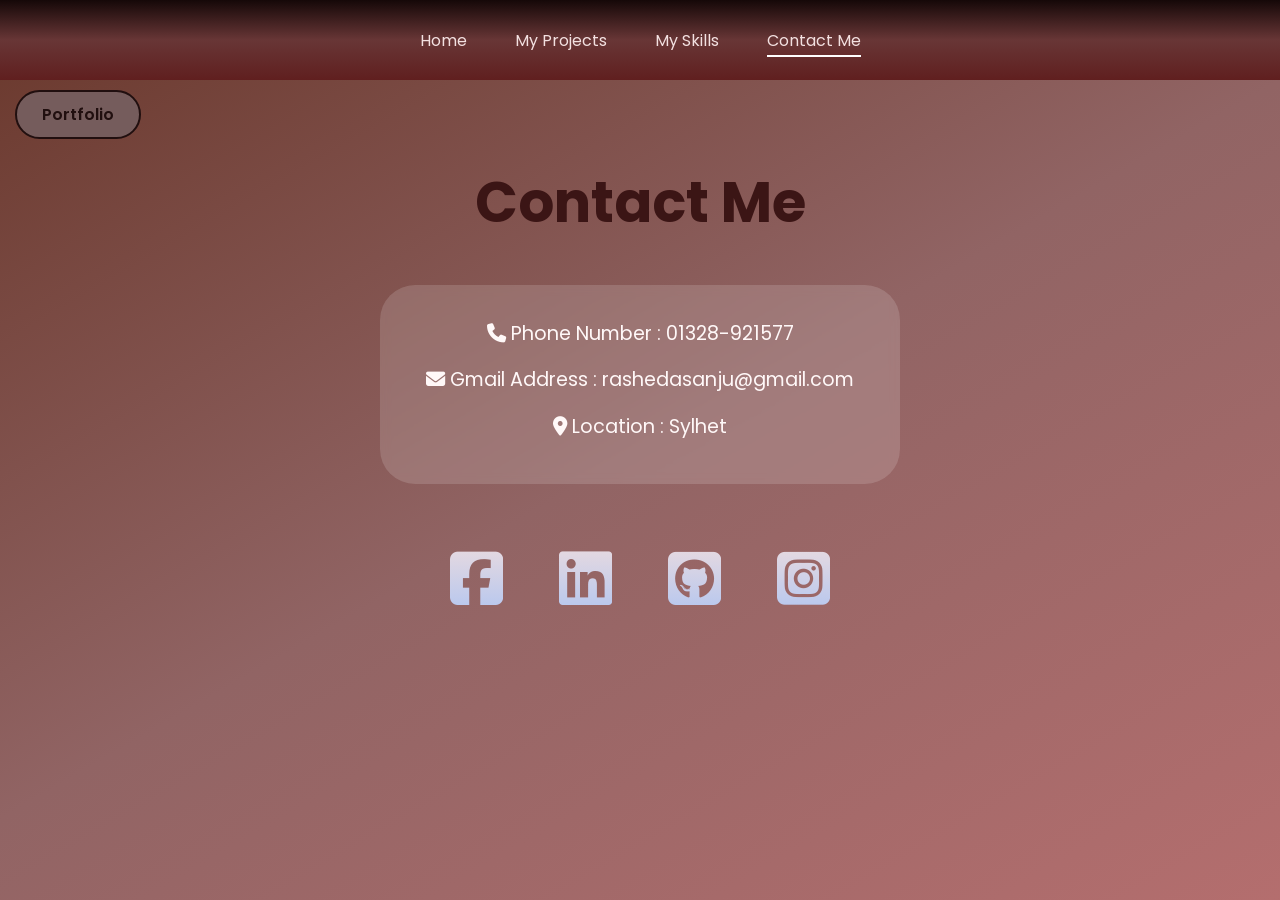
<file: contact.html>
<!DOCTYPE html>
<html lang="en">
<head>
<meta charset="UTF-8">
<meta name="viewport" content="width=device-width, initial-scale=1.0">
<title>Contact Me</title>

<link rel="stylesheet" href="style.css">
<link rel="stylesheet" href="https://cdnjs.cloudflare.com/ajax/libs/font-awesome/6.5.1/css/all.min.css">

</head>
<body>

<ul class="navlist">
    <li><a href="index.html">Home</a></li>
    <li><a href="projects.html">My Projects</a></li>
    <li><a href="skills.html">My Skills</a></li>
    <li><a href="contact.html"  class="active">Contact Me</a></li>
    
</ul>
<div class="logo">Portfolio</div>
<div class="contact-container">

   <div class="contact-content">
    <h1>Contact Me</h1>

    <div class="contact-box">

        <p class="contact-info">
        <i class="fa-solid fa-phone"></i> Phone Number : 01328-921577
        </p>

        <p class="contact-info">
        <i class="fa-solid fa-envelope"></i> Gmail Address : rashedasanju@gmail.com
        </p>

        <p class="contact-info">
        <i class="fa-solid fa-location-dot"></i> Location : Sylhet
        </p>

    </div>

    <div class="contact-icons">

<a href="https://facebook.com/rasheda.c.sanju" target="_blank">
<i class="fa-brands fa-square-facebook"></i>
</a>

<a href="https://www.linkedin.com/in/rasheda-chowdhury-9585ba3b5" target="_blank">
<i class="fa-brands fa-linkedin"></i>
</a>

<a href="https://github.com/rcsanju6887" target="_blank">
<i class="fa-brands fa-square-github"></i>
</a>

<a href="https://www.instagram.com/solune_scape?igsh=MXFtbDQzOTBiaGZ1aw==" target="_blank">
<i class="fa-brands fa-square-instagram"></i>
</a>

</div>

</div>

</body>
</html>
</file>
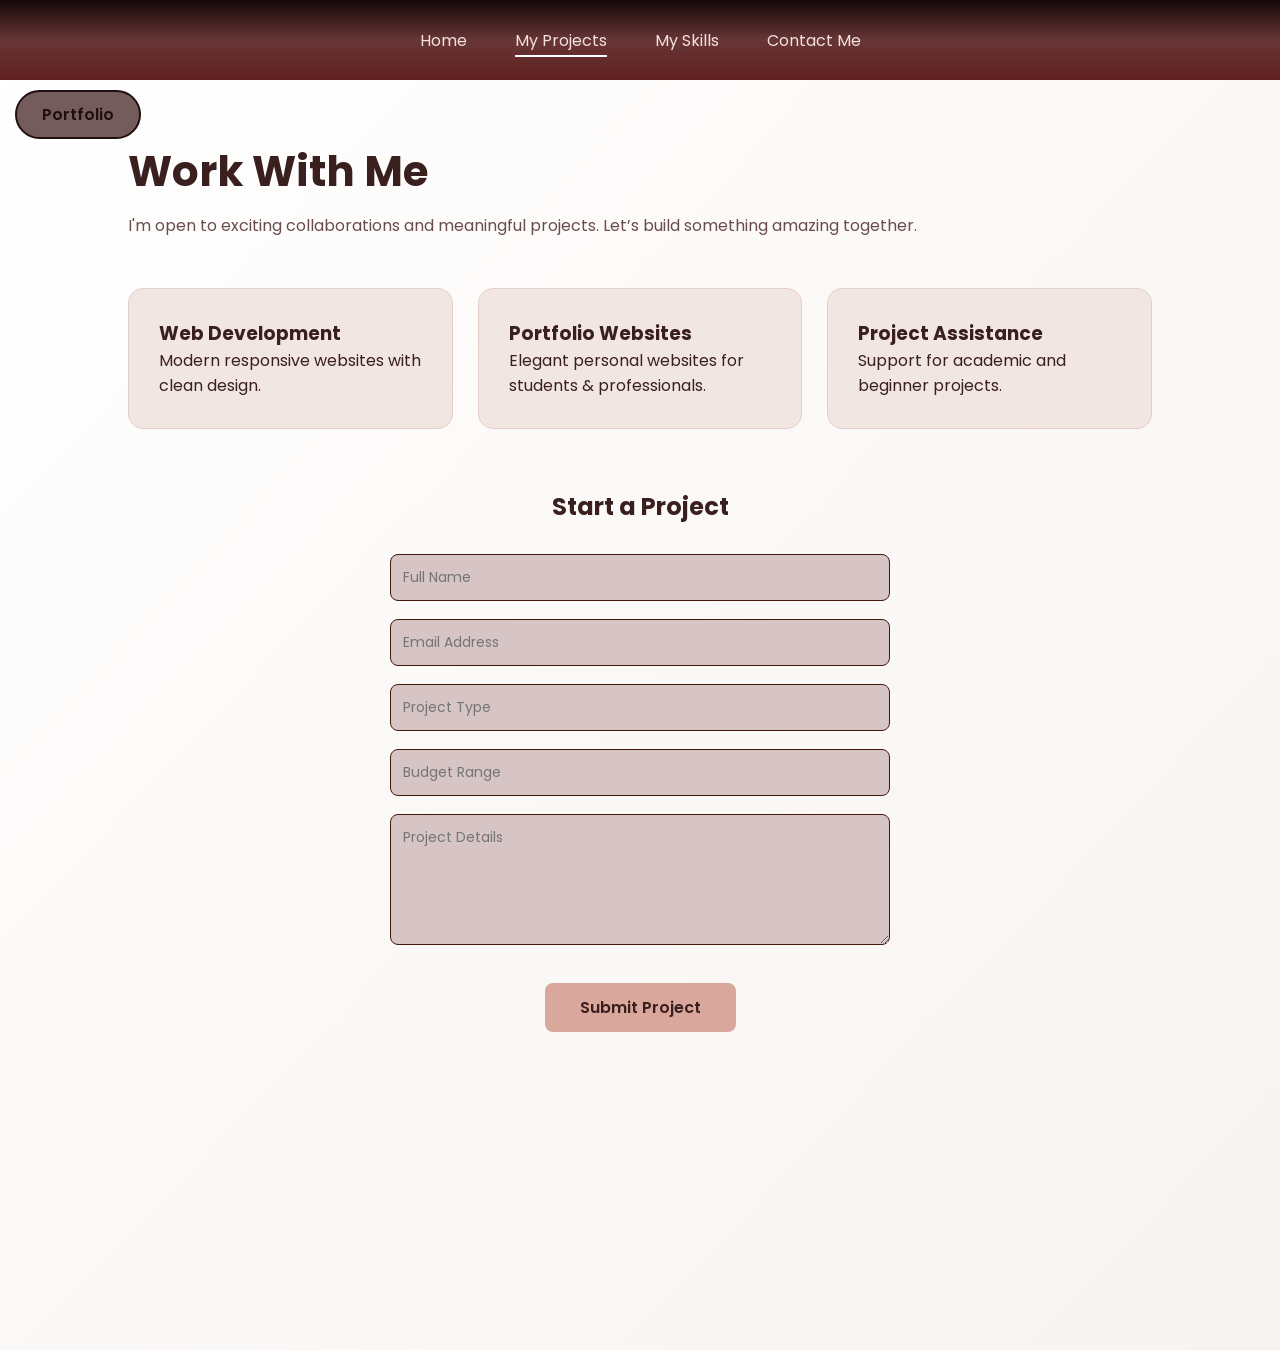
<file: hire.html>
<!DOCTYPE html>
<html lang="en">
<head>
    <meta charset="UTF-8">
    <title>Hire Me</title>
    <link rel="stylesheet" href="style.css">
</head>

<body class="hire-page">

    <ul class="navlist">
        <li><a href="index.html">Home</a></li>
    <li><a href="projects.html" class="active">My Projects</a></li>
     <li><a href="skills.html">My Skills</a></li>
    <li><a href="contact.html">Contact Me</a></li>
    
    </ul>

        <div class="logo">Portfolio</div>
    
    <section class="hire-section">

        <h1>Work With Me</h1>
        <p class="hire-intro">
            I'm open to exciting collaborations and meaningful projects.
            Let’s build something amazing together.
        </p>

        <div class="hire-box-container">

            <div class="hire-box">
                <h3>Web Development</h3>
                <p>Modern responsive websites with clean design.</p>
            </div>

            <div class="hire-box">
                <h3>Portfolio Websites</h3>
                <p>Elegant personal websites for students & professionals.</p>
            </div>

            <div class="hire-box">
                <h3>Project Assistance</h3>
                <p>Support for academic and beginner projects.</p>
            </div>

        </div>

        <div class="hire-form">
            <h2>Start a Project</h2>

            <form>
                <input type="text" placeholder="Full Name" required>
                <input type="email" placeholder="Email Address" required>
                <input type="text" placeholder="Project Type">
                <input type="text" placeholder="Budget Range">
                <textarea placeholder="Project Details" rows="5"></textarea>
                <button type="submit" class="btn primary-btn">Submit Project</button>
            </form>
        </div>

    </section>

</body>
</html>
</file>
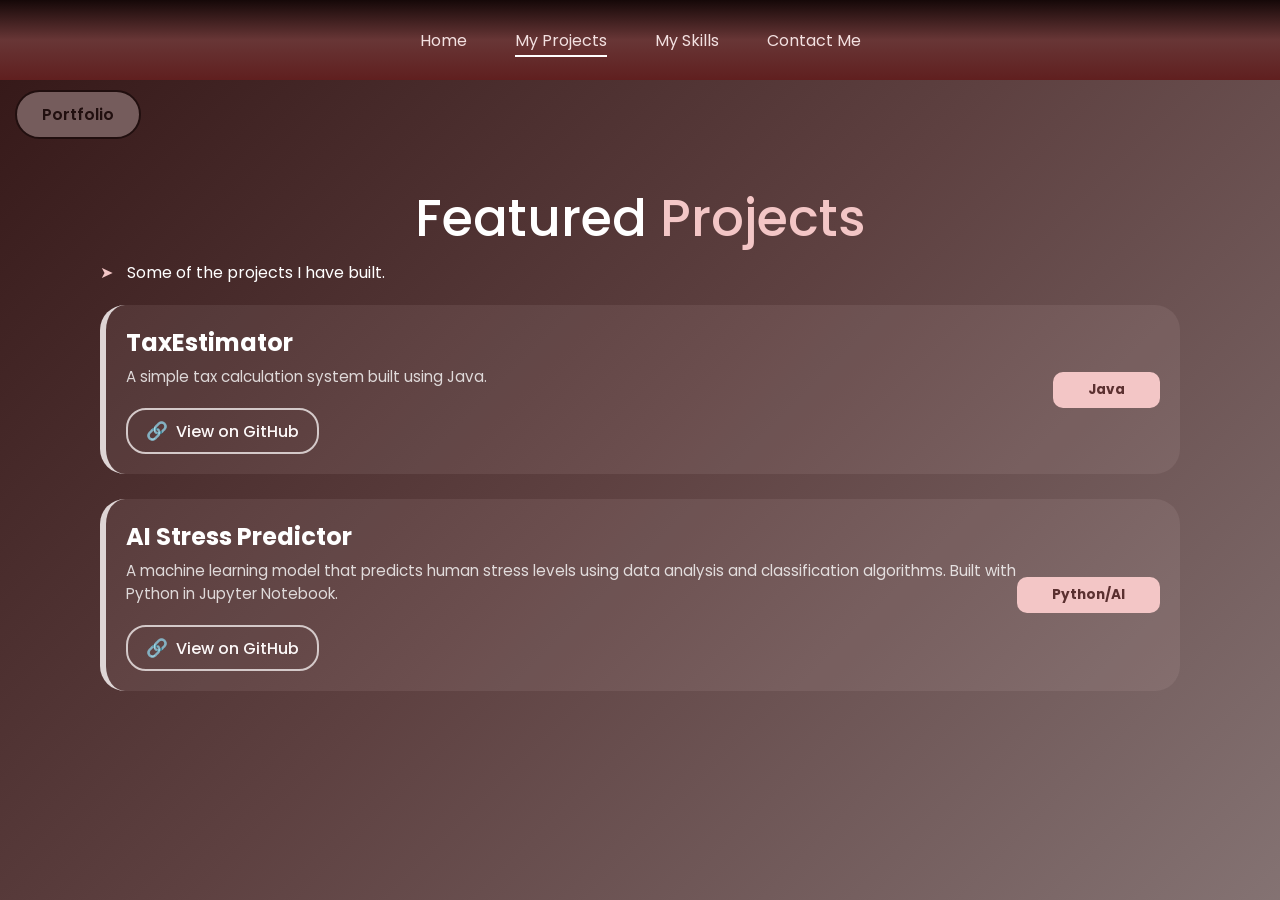
<file: projects.html>
<!DOCTYPE html>
<html lang="en">
<head>
<meta charset="UTF-8">
<meta name="viewport" content="width=device-width, initial-scale=1.0">
<title>My Projects</title>
<link rel="stylesheet" href="style.css">
</head>

<body>

<div class="projects-container">

    
    <div class="logo">Portfolio</div>

    
    <ul class="navlist">
        <li><a href="index.html">Home</a></li>
    <li><a href="projects.html" class="active">My Projects</a></li>
     <li><a href="skills.html">My Skills</a></li>
    <li><a href="contact.html">Contact Me</a></li>
    
    </ul>

    
    <div class="projects-page">

        <h1 class="projects-title">
    Featured <span>Projects</span>
</h1>



        <p class="projects-subtitle">
         Some of the projects I have built. 
        </p>
<div class="project-card">
    <div class="project-info">
        <h2>TaxEstimator</h2>
        <p>A simple tax calculation system built using Java.</p>

        <a class="github-link"
           href="https://github.com/rcsanju6887/TaxEstimator"
           target="_blank">
            <span class="github-icon">🔗</span> View on GitHub
        </a>
    </div>

    <div class="tech-tag">
        Java
    </div>
</div>  

<div class="project-card">
    <div class="project-info">
        <h2>AI Stress Predictor</h2>

        <p>
        A machine learning model that predicts human stress levels
using data analysis and classification algorithms.
Built with Python in Jupyter Notebook.
        </p>

        <a class="github-link"
           href="https://github.com/rcsanju6887/AI_Stress-Predictor"
           target="_blank">
            <span class="github-icon">🔗</span> View on GitHub
        </a>
    </div>

    <div class="tech-tag">
        Python/AI
    </div>
</div>

    </div>

</div>

</body>
</html>
</file>
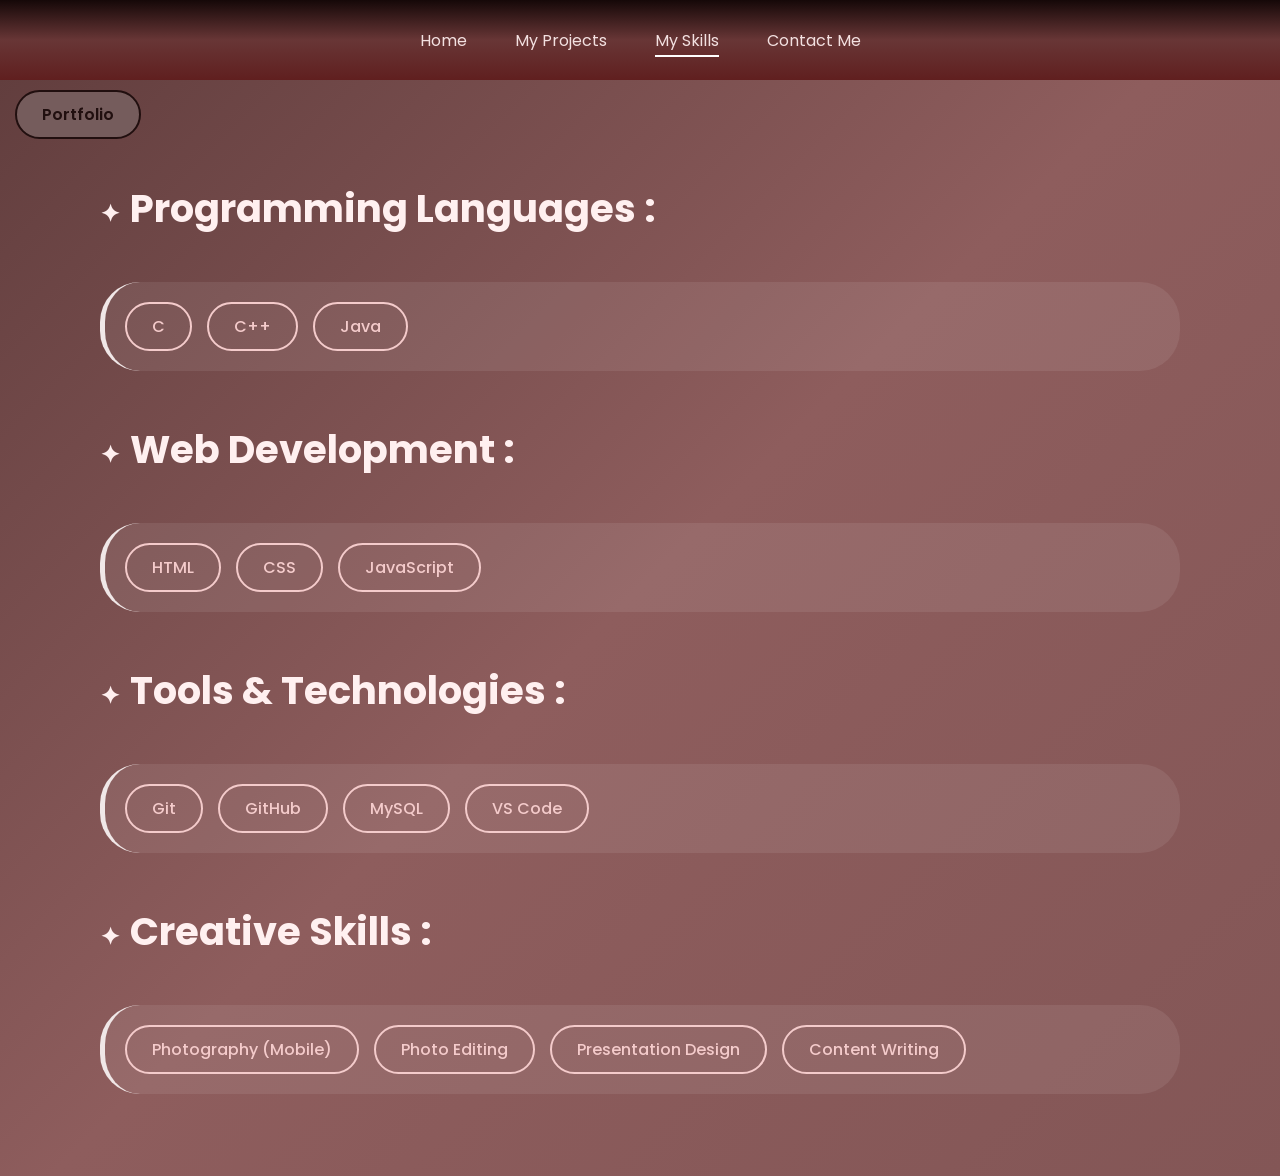
<file: skills.html>
<!DOCTYPE html>
<html lang="en">
<head>
<meta charset="UTF-8">
<meta name="viewport" content="width=device-width, initial-scale=1.0">
<title>My Skills</title>
<link rel="stylesheet" href="style.css">
</head>

<body>

<div class="skills-container">

    <div class="logo">Portfolio</div>

    <ul class="navlist">
        <li><a href="index.html">Home</a></li>
        <li><a href="projects.html">My Projects</a></li>
        <li><a href="skills.html" class="active">My Skills</a></li>
        <li><a href="contact.html">Contact Me</a></li>
    </ul>

    <div class="skills-page">

        <!-- Programming Languages -->
        <h1 class="skills-title">Programming Languages :</h1>

        <div class="skills-box">
            <span>C</span>
            <span>C++</span>
            <span>Java</span>
        </div>

        <!-- Web Development -->
        <h1 class="skills-title second">Web Development :</h1>

        <div class="skills-box">
            <span>HTML</span>
            <span>CSS</span>
            <span>JavaScript</span>
        </div>

        <!-- Tools & Technologies -->
        <h1 class="skills-title second">Tools & Technologies :</h1>

        <div class="skills-box">
            <span>Git</span>
            <span>GitHub</span>
            <span>MySQL</span>
            <span>VS Code</span>
        </div>

        <!-- Creative Skills -->
        <h1 class="skills-title second">Creative Skills :</h1>

        <div class="skills-box">
            <span>Photography (Mobile)</span>
            <span>Photo Editing</span>
            <span>Presentation Design</span>
            <span>Content Writing</span>
        </div>

    </div>

</div>

</body>
</html>
</file>
<file: style.css>
@import url('https://fonts.googleapis.com/css2?family=Poppins:wght@300;400;500;600&display=swap');


*{
margin:0;
padding:0;
box-sizing:border-box;
font-family:'Poppins',sans-serif;
}

body{
    margin:0; 
}

/* NAVBAR */

.navlist{
display:flex;
gap:3rem;
justify-content:center;
align-items:center;
padding: 20px 0;
background:linear-gradient(#150808,#683636,#601f1f);
width: 100%;
height: 80px;
z-index: 1000;
position:fixed;
top:0;
}

.navlist li{
list-style:none;
}

.navlist li a{
text-decoration:none;
color:#f3e1e1;
font-size:1rem;
position:relative;
}

.navlist li a::after{

content:"";
position:absolute;
width:0;
height:2px;
background:white;
left:0;
bottom:-5px;
transition:0.3s;
}

.navlist li a:hover::after,
.navlist .active::after{

width:100%;
}

/* MAIN CONTAINER */

.portfolio-container{
min-height:100vh;
width:100%;
background:linear-gradient(
90deg,
#160505 0%,
#5a3535 50%,
#7b4040 75%,
#744b4b 100%
);

color:white;
}

/* LOGO */

.logo{

position:absolute;
top:90px;
left:15px;

padding:10px 25px;

border:2px solid #210f0f;
border-radius:30px;

background:#755c5c;
color:#210f0f;

font-weight:600;
}

/* HOME CONTENT */

.home-content{

display:flex;
align-items:center;
justify-content:space-between;

padding:120px 80px;
}

/* ICONS */

.icons{
    display:flex;
    flex-direction:column;
    justify-content:center;
    align-items:center;
    gap:0.5rem;
}

.icons a{
    font-size:2.8rem;
    cursor:pointer;

    background: linear-gradient(#f8b8b8, #a7bfef);
    -webkit-background-clip: text;
    -webkit-text-fill-color: transparent;

    transition:0.3s;
}

.icons a:hover{
    -webkit-text-fill-color:#fff1f1;
    transform: scale(1.2);
}
/* TEXT CONTENT */
.content{
    margin-left: 3rem;
}

.content h1{

font-size:2.2rem;
color:#f9d3d3;
margin-left: 5rem;   
}

.intro{

font-size:1.5rem;
color: #e1d9d9;
margin-top: 2rem;
}

.intro span{

color:#f7a6a6;
}

.detail{
font-size: 1.1rem;
    color: #fff;
    max-width: 36rem;
    margin: 1rem 0 3rem 0;
    line-height: 1.8rem;
}

/* BUTTONS */

.home-buttons{

display:flex;
gap:20px;
margin-top: 20px;
align-items: center;
}

.btn{

padding:12px 35px;
border-radius:12px;

text-decoration:none;
font-size:16px;

cursor:pointer;
transition:0.3s;
font-weight: 500;
}

.primary-btn{

background:#d6c0c0;
border:none;
color:#2e0b0b;
}

.primary-btn:hover{

background:transparent;
border:2px solid #d6c0c0;
color:#d6c0c0;
}

.outline-btn{
     background: transparent;
    border: 2px solid #bababa;
    color: #bababa;
}


.outline-btn:hover{

background:#bababa;
color:#2e0b0b;
transform: translateY(-4px);
}
/* PROFILE IMAGE */

.profile-image img{
width: 30rem;
height: 30rem;   
border-radius:15px;
border:4px solid #b5b0b0;

box-shadow:
0 0 15px #f9a2a2,
inset 0 0 15px #efc9c9;
}

/* Custom Scrollbar */

body::-webkit-scrollbar{
    width: 8px;
}

body::-webkit-scrollbar-track{
    background: #817f7f;
}

body::-webkit-scrollbar-thumb{
    background: #ffe2da;
    border-radius: 10px;
}

body::-webkit-scrollbar-thumb:hover{
    background: #281510;
}

/*  HIRE buttom  */
.hire-page{
    background: linear-gradient(to bottom right, #ffffff, #f7f3f0);
    overflow-y: scroll;
}


/*  HIRE SECTION  */

.hire-section{
    padding: 140px 10% 80px 10%;
    color: #3a1f1f;
     min-height: 150vh;
}

.hire-section h1{
    font-size: 42px;
    margin-bottom: 10px;
}

.hire-intro{
    margin-bottom: 50px;
    color: #6b4c4c;
}

/* BOXES */

.hire-box-container{
    display: flex;
    gap: 25px;
    flex-wrap: wrap;
    margin-bottom: 60px;
}

.hire-box{
    flex: 1;
    min-width: 250px;
    padding: 30px;
    border-radius: 15px;
    background: #f1e6e1;  
    border: 1px solid #e4cfc8;
    transition: 0.3s ease;
}

.hire-box:hover{
    transform: translateY(-6px);
    background: #ead8d2;
}

/* FORM */

.hire-form{
    margin-top: 40px;
}

.hire-form h2{
    text-align: center;  /* Start a Project center */
    margin-bottom: 30px;
}

.hire-form form{
    display: flex;
    flex-direction: column;
    gap: 18px;
    max-width: 500px;
    margin: auto;   
}

/* Input fields */

.hire-form input,
.hire-form textarea{
    padding: 12px;
    border-radius: 8px;
    border: 1px solid #421909;
    background: #d7c5c5;   
    color: #2e0b0b;
    outline: none;
    font-size: 14px;
}

.hire-form input:focus,
.hire-form textarea:focus{
    border-color: #110801;
}

/* Submit Button */

.hire-form button{
    margin: 20px auto 0 auto;  /* center button */
    display: block;
    padding: 12px 35px;
    border-radius: 8px;
    border: none;
    background: #d9a79b;
    color: #3a1f1f;
    font-weight: 600;
    cursor: pointer;
    transition: 0.3s ease;
}

.hire-form button:hover{
    background: #3a1f1f;
}

/* PROJECT and project button */

.projects-page{
    min-height: 100vh;
    padding: 80px 100px;
    background: linear-gradient(135deg, #331616, #5e4141,#3b1f1fa0);
    color: white;
}

.projects-title{
   font-size: 3.2rem;
    margin-top: 100px;   
    margin-bottom: 3px;
    font-weight: 500;
    text-align: center;
}

.projects-title span{
    color: #f3c6c6;
    
    }
.projects-subtitle::before{
    content: "➤ ";
    color: #f3c6c6;
    margin-right: 10px;
}
.projects-subtitle{
    margin-bottom: 20px;
    opacity: 1.8;
}

.project-card{
    background: rgba(245, 229, 229, 0.08);
    border-radius: 25px;
    padding: 20px 20px;
    display: flex;
    justify-content: space-between;
    align-items: center;
    margin-bottom: 25px;
    transition: 0.3s;
    border-left: 6px solid #ded5d5;
}

.project-card:hover{
    transform: translateX(10px);
    background: rgba(255, 255, 255, 0.218);
}

.project-info h2 a{
    text-decoration: none;
    color: white;
    transition: 0.3s;
}

.project-info h2 a:hover{
    color: #f3c6c6;
}

.project-info p{
    margin: 5px 0 10px;
    font-size: 0.95rem;
    opacity: 0.8;
}

.project-info a{
    color: #fcf8f8;
    text-decoration: none;
}

.project-info a:hover{
    text-decoration: underline;
}

.tech-tag{
    background: #f3c6c6;
    color: #5b3030;
    padding: 8px 35px;
    border-radius: 10px;
    font-weight: bold;
    font-size: 0.85rem;
} 
 .github-link{
    display:inline-flex;
    align-items:center;
    gap:8px;
    margin-top:10px;
    padding:8px 18px;
    border-radius:20px;
    border:2px solid #d4c9c9;
    color:#b48d8d;
    text-decoration:none;
    font-weight:500;
    transition:0.3s;
}

.github-link:hover{
    background:#382f2f;
    color:#6f6262;
}

.github-icon{
    font-size:1.1rem;
}

.github-link:hover{
    text-decoration: underline;
    color: rgb(186, 162, 162);
}

/* SKILLS */

.skills-container{
    min-height: 100vh;
    background: linear-gradient(135deg,#5f3c3c, #8e5d5d,#835656);
    color: rgb(255, 240, 240);
    position: relative;
}

.skills-page{
    padding: 180px 100px 80px;
}
.skills-title::before{
    content: "✦";
    color: rgb(255, 240, 240);
    margin-right: 10px;
    font-size: 1.5rem;
}
.skills-title{
    font-size: 2.4rem;
    margin-bottom: 45px;
}

.skills-title.second{
    margin-top: 50px;
}

.skills-box{
     background: rgba(255, 245, 245, 0.08);
    border-radius: 40px;
    padding: 20px 20px;
    display: flex;
    gap: 15px;
    align-items: center;
    margin-bottom: 2px;
    transition: 0.3s;
    border-left: 5px solid #f0e7e7;
}

.skills-box span{
    padding: 10px 25px;
    border: 2px solid #f4cbcb;
    border-radius: 25px;
    color: #f4cbcb;
    font-weight: 500;
    transition: 0.3s ease;
    cursor: default;
}

.skills-box span:hover{
    background: #f4cbcb;
    color: #412121;
    transform: scale(1.05);
}

/* contact*/

.contact-container{
    min-height: 100vh;
    display: flex;
    justify-content: center;

    background: linear-gradient(150deg,#69372b, #916464,#b46e6e)
}

.contact-content{
    text-align: center;
}

.contact-content h1{
    font-size: 3.5rem;
    margin-bottom: 0.5rem;
    margin-top: 10rem;      
    color: rgb(59, 21, 21);
}

.contact-box{
    background: rgba(255,255,255,0.15);
    padding: 30px;
    border-radius: 35px;
    width: 520px;
    margin: 40px auto;
    backdrop-filter: blur(5px);
}

.contact-info{
    font-size: 1.2rem;
     color: rgb(255, 248, 248);
     line-height: 2;
     margin-bottom: 0.5rem;
}

/* ICONS */

.contact-icons{
    display:flex;
    flex-direction:row;
    justify-content: center;   
    align-items: center;
    gap:3.5rem;
    margin-top: 50px;
}

.contact-icons a{
    font-size:3.8rem;
    cursor:pointer;

    background: linear-gradient(#f0dddd, #acc3f2);
    -webkit-background-clip: text;
    -webkit-text-fill-color: transparent;

    transition:0.3s;
}

.contact-icons a:hover{
    -webkit-text-fill-color:#fff1f1;
    transform: scale(1.2);
}
</file>
